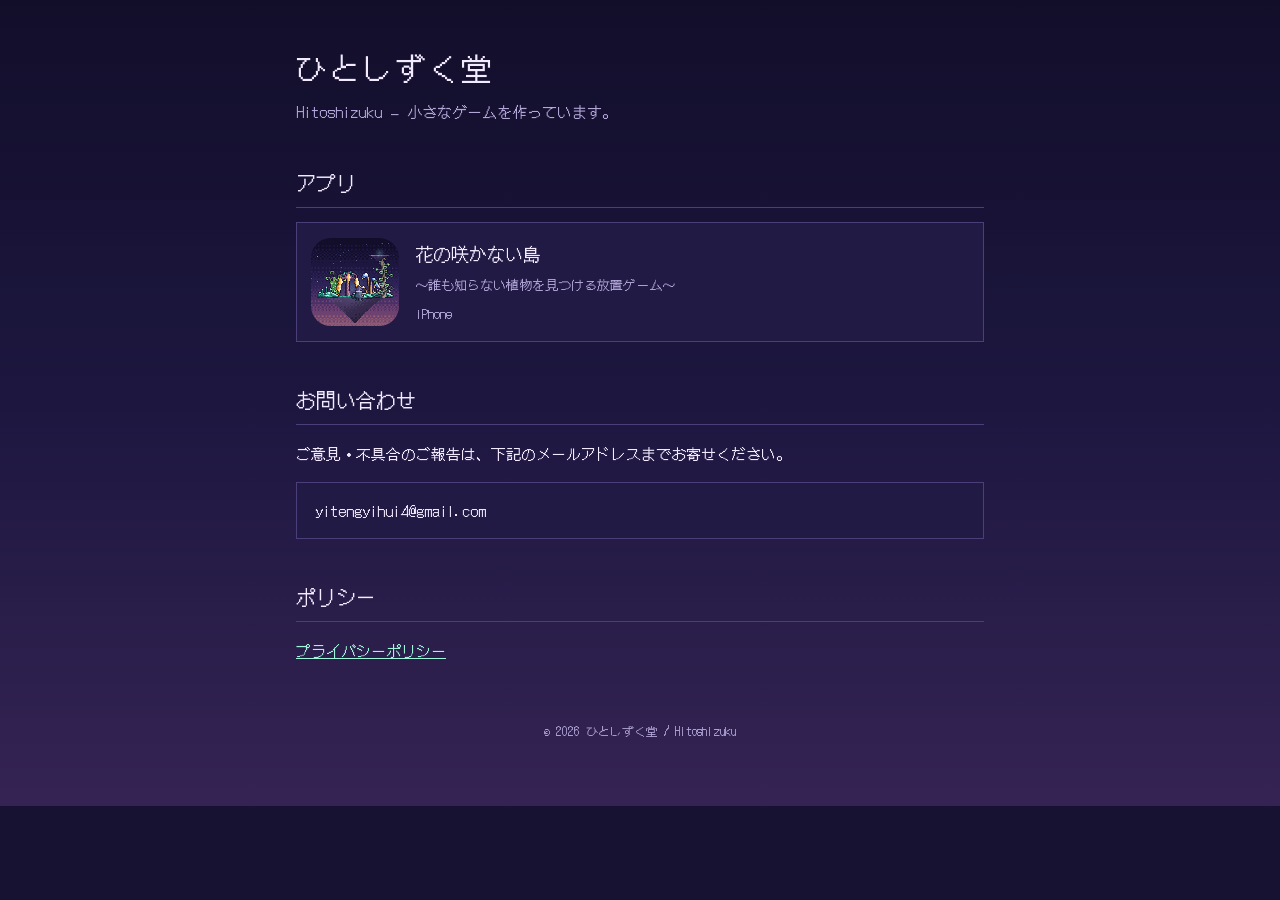
<file: index.html>
<!DOCTYPE html>
<html lang="ja">
<head>
<meta charset="utf-8">
<meta name="viewport" content="width=device-width,initial-scale=1">
<title>ひとしずく堂</title>
<meta name="description" content="ひとしずく堂（Hitoshizuku）のゲーム・アプリ">
<link href="https://fonts.googleapis.com/css2?family=DotGothic16&display=swap" rel="stylesheet">
<link rel="stylesheet" href="style.css">
</head>
<body><main>
<h1>ひとしずく堂</h1>
<p class="sub">Hitoshizuku — 小さなゲームを作っています。</p>

<h2>アプリ</h2>
<a class="app" href="flowerless/">
  <img src="flowerless/icon.png" alt="">
  <div><b>花の咲かない島</b><span>～誰も知らない植物を見つける放置ゲーム～<br>iPhone</span></div>
</a>

<h2>お問い合わせ</h2>
<p>ご意見・不具合のご報告は、下記のメールアドレスまでお寄せください。</p>
<p class="box">yitengyihui4@gmail.com</p>

<h2>ポリシー</h2>
<p><a href="privacy.html">プライバシーポリシー</a></p>

<footer>© 2026 ひとしずく堂 / Hitoshizuku</footer>
</main></body>
</html>
</file>
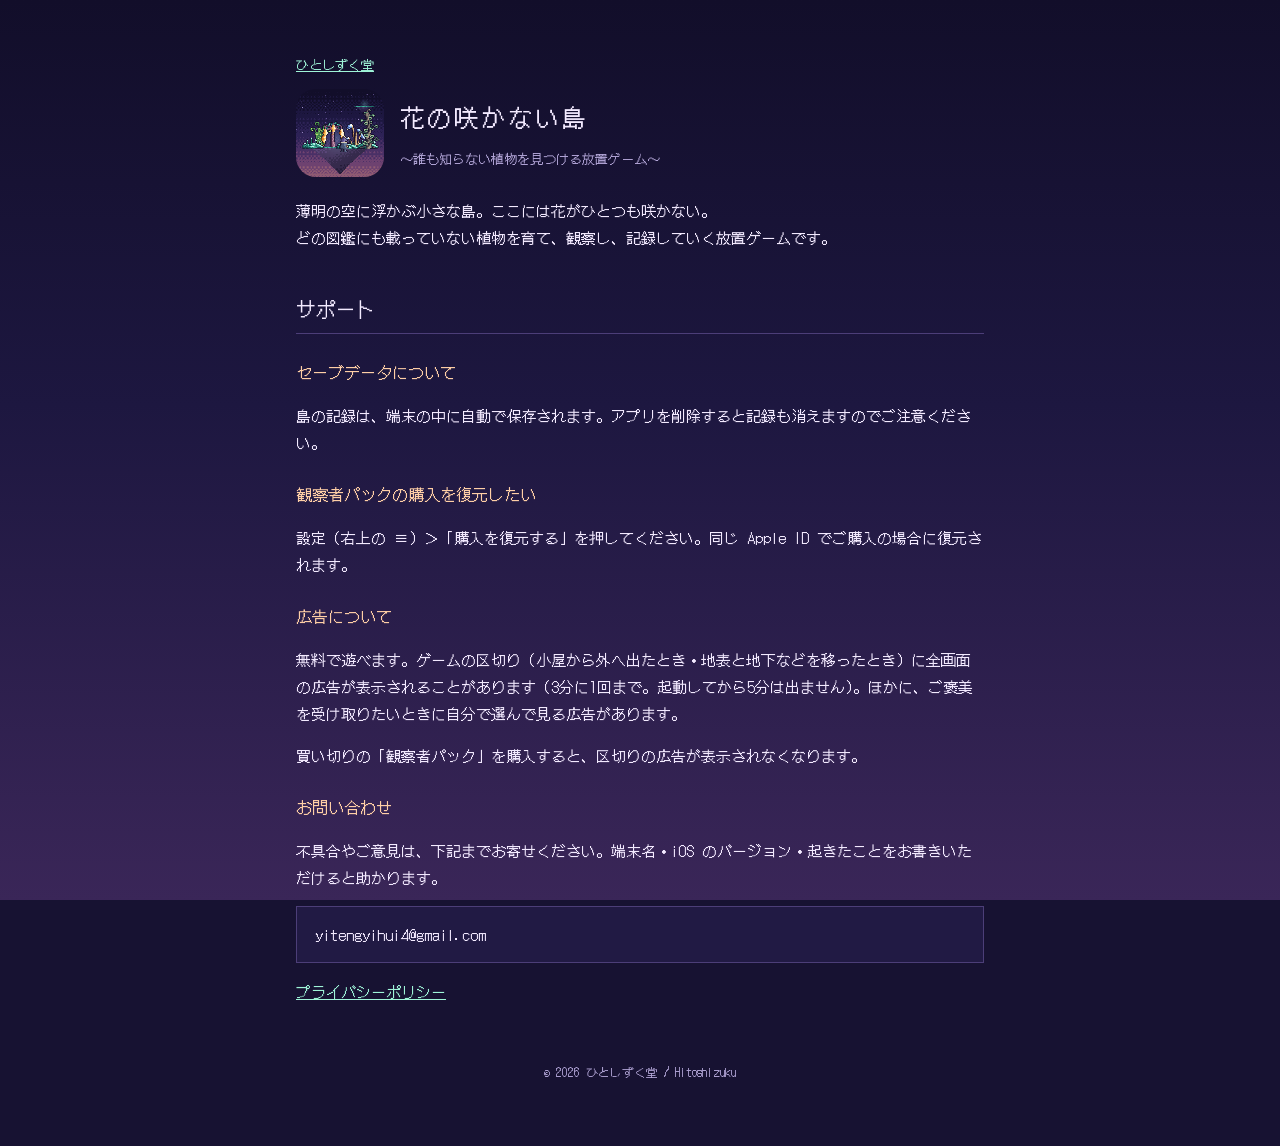
<file: flowerless/index.html>
<!DOCTYPE html>
<html lang="ja">
<head>
<meta charset="utf-8">
<meta name="viewport" content="width=device-width,initial-scale=1">
<title>花の咲かない島</title>
<meta name="description" content="花の咲かない島 ～誰も知らない植物を見つける放置ゲーム～ サポートページ">
<link href="https://fonts.googleapis.com/css2?family=DotGothic16&display=swap" rel="stylesheet">
<link rel="stylesheet" href="../style.css">
</head>
<body><main>
<p class="small"><a href="../">ひとしずく堂</a></p>
<div class="app" style="border:none;background:none;padding:0">
  <img src="icon.png" alt="">
  <div><h1 style="font-size:24px">花の咲かない島</h1><span>～誰も知らない植物を見つける放置ゲーム～</span></div>
</div>

<p style="margin-top:20px">薄明の空に浮かぶ小さな島。ここには花がひとつも咲かない。<br>どの図鑑にも載っていない植物を育て、観察し、記録していく放置ゲームです。</p>

<h2>サポート</h2>
<h3>セーブデータについて</h3>
<p>島の記録は、端末の中に自動で保存されます。アプリを削除すると記録も消えますのでご注意ください。</p>
<h3>観察者パックの購入を復元したい</h3>
<p>設定（右上の ≡）＞「購入を復元する」を押してください。同じ Apple ID でご購入の場合に復元されます。</p>
<h3>広告について</h3>
<p>無料で遊べます。ゲームの区切り（小屋から外へ出たとき・地表と地下などを移ったとき）に全画面の広告が表示されることがあります（3分に1回まで。起動してから5分は出ません）。ほかに、ご褒美を受け取りたいときに自分で選んで見る広告があります。</p>
<p>買い切りの「観察者パック」を購入すると、区切りの広告が表示されなくなります。</p>
<h3>お問い合わせ</h3>
<p>不具合やご意見は、下記までお寄せください。端末名・iOS のバージョン・起きたことをお書きいただけると助かります。</p>
<p class="box">yitengyihui4@gmail.com</p>

<p><a href="../privacy.html">プライバシーポリシー</a></p>
<footer>© 2026 ひとしずく堂 / Hitoshizuku</footer>
</main></body>
</html>
</file>
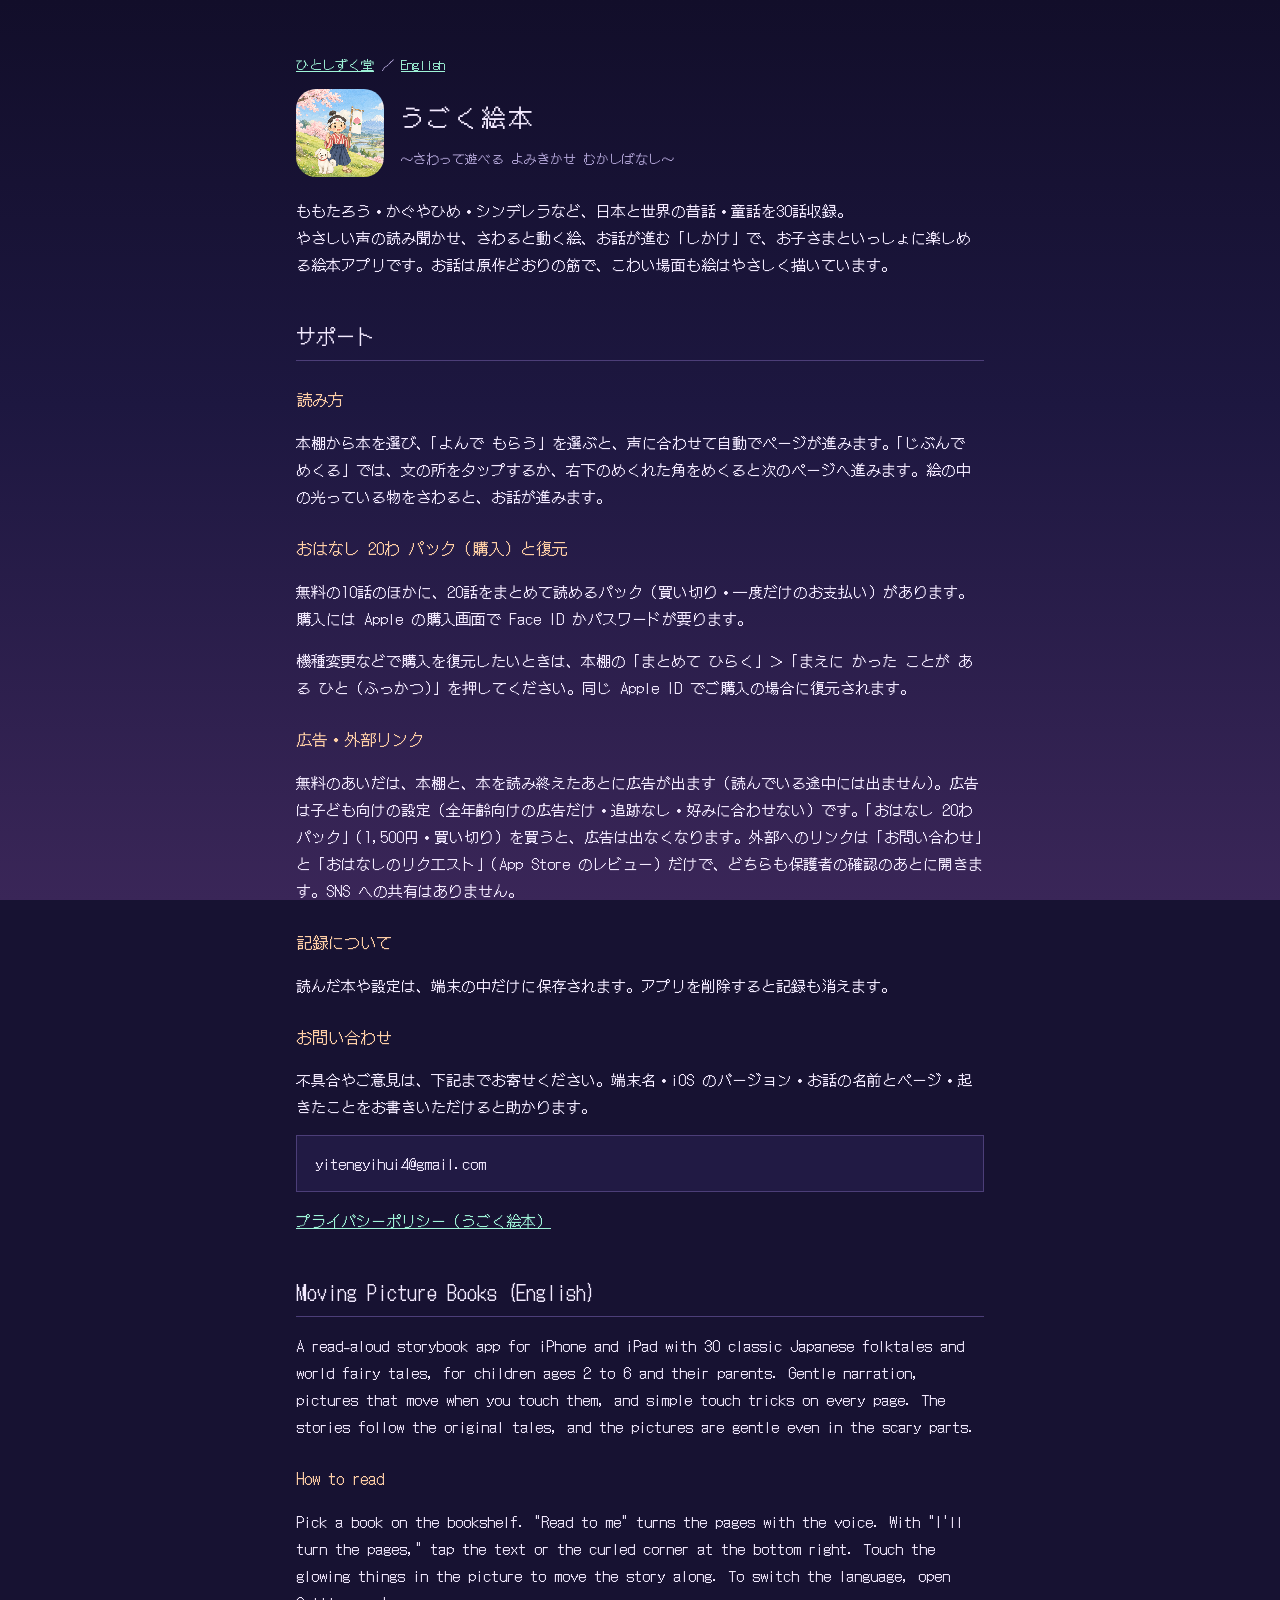
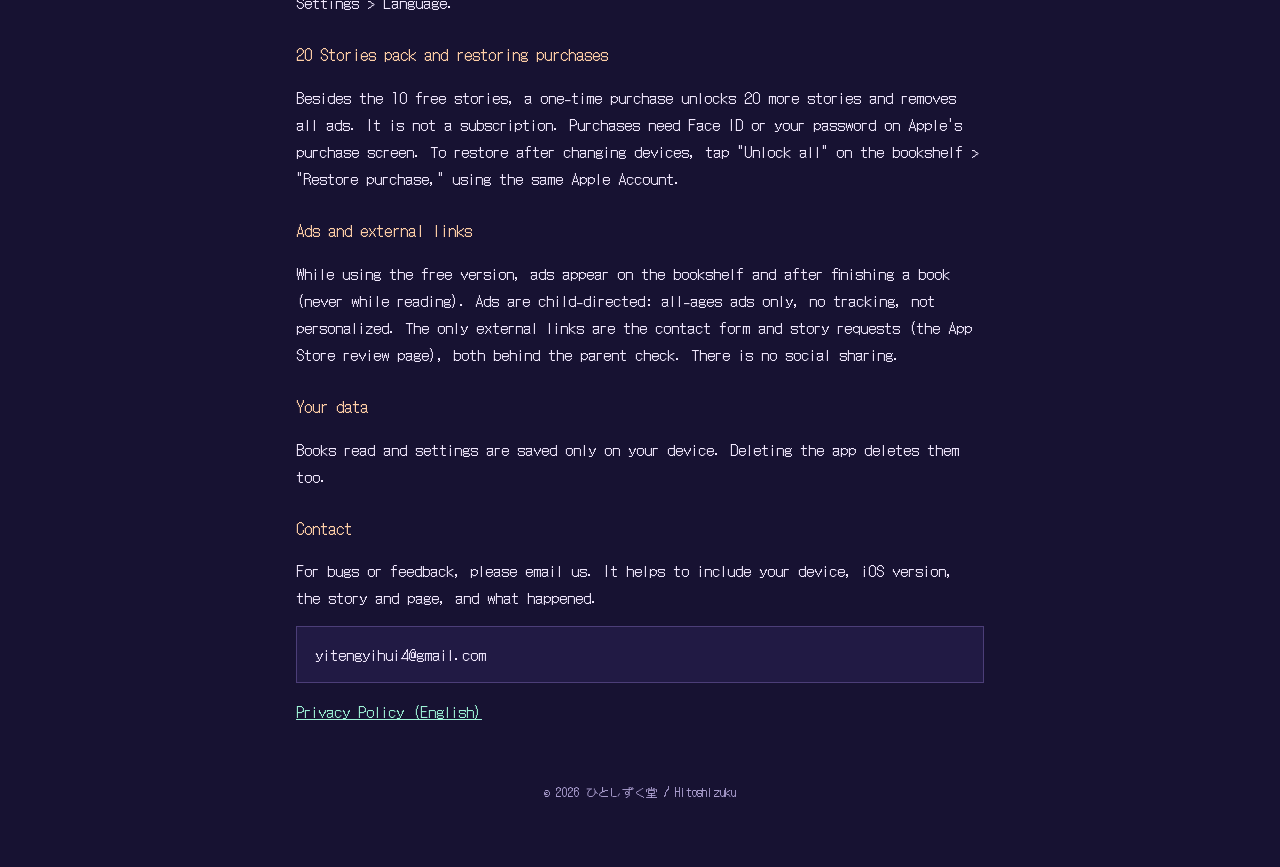
<file: ugoku-ehon/index.html>
<!DOCTYPE html>
<html lang="ja">
<head>
<meta charset="utf-8">
<meta name="viewport" content="width=device-width,initial-scale=1">
<title>うごく絵本</title>
<meta name="description" content="うごく絵本 ～さわって遊べる よみきかせ むかしばなし～ サポートページ">
<link href="https://fonts.googleapis.com/css2?family=DotGothic16&display=swap" rel="stylesheet">
<link rel="stylesheet" href="../style.css">
</head>
<body><main>
<p class="small"><a href="../">ひとしずく堂</a> ／ <a href="#en">English</a></p>
<div class="app" style="border:none;background:none;padding:0">
  <img src="icon.png" alt="">
  <div><h1 style="font-size:24px">うごく絵本</h1><span>～さわって遊べる よみきかせ むかしばなし～</span></div>
</div>

<p style="margin-top:20px">ももたろう・かぐやひめ・シンデレラなど、日本と世界の昔話・童話を30話収録。<br>やさしい声の読み聞かせ、さわると動く絵、お話が進む「しかけ」で、お子さまといっしょに楽しめる絵本アプリです。お話は原作どおりの筋で、こわい場面も絵はやさしく描いています。</p>

<h2>サポート</h2>
<h3>読み方</h3>
<p>本棚から本を選び、「よんで もらう」を選ぶと、声に合わせて自動でページが進みます。「じぶんで めくる」では、文の所をタップするか、右下のめくれた角をめくると次のページへ進みます。絵の中の光っている物をさわると、お話が進みます。</p>
<h3>おはなし 20わ パック（購入）と復元</h3>
<p>無料の10話のほかに、20話をまとめて読めるパック（買い切り・一度だけのお支払い）があります。購入には Apple の購入画面で Face ID かパスワードが要ります。</p>
<p>機種変更などで購入を復元したいときは、本棚の「まとめて ひらく」＞「まえに かった ことが ある ひと（ふっかつ）」を押してください。同じ Apple ID でご購入の場合に復元されます。</p>
<h3>広告・外部リンク</h3>
<p>無料のあいだは、本棚と、本を読み終えたあとに広告が出ます（読んでいる途中には出ません）。広告は子ども向けの設定（全年齢向けの広告だけ・追跡なし・好みに合わせない）です。「おはなし 20わ パック」（1,500円・買い切り）を買うと、広告は出なくなります。外部へのリンクは「お問い合わせ」と「おはなしのリクエスト」（App Store のレビュー）だけで、どちらも保護者の確認のあとに開きます。SNS への共有はありません。</p>
<h3>記録について</h3>
<p>読んだ本や設定は、端末の中だけに保存されます。アプリを削除すると記録も消えます。</p>
<h3>お問い合わせ</h3>
<p>不具合やご意見は、下記までお寄せください。端末名・iOS のバージョン・お話の名前とページ・起きたことをお書きいただけると助かります。</p>
<p class="box">yitengyihui4@gmail.com</p>

<p><a href="privacy.html">プライバシーポリシー（うごく絵本）</a></p>
<h2 id="en">Moving Picture Books (English)</h2>
<p>A read-aloud storybook app for iPhone and iPad with 30 classic Japanese folktales and world fairy tales, for children ages 2 to 6 and their parents. Gentle narration, pictures that move when you touch them, and simple touch tricks on every page. The stories follow the original tales, and the pictures are gentle even in the scary parts.</p>
<h3>How to read</h3>
<p>Pick a book on the bookshelf. "Read to me" turns the pages with the voice. With "I'll turn the pages," tap the text or the curled corner at the bottom right. Touch the glowing things in the picture to move the story along. To switch the language, open Settings &gt; Language.</p>
<h3>20 Stories pack and restoring purchases</h3>
<p>Besides the 10 free stories, a one-time purchase unlocks 20 more stories and removes all ads. It is not a subscription. Purchases need Face ID or your password on Apple's purchase screen. To restore after changing devices, tap "Unlock all" on the bookshelf &gt; "Restore purchase," using the same Apple Account.</p>
<h3>Ads and external links</h3>
<p>While using the free version, ads appear on the bookshelf and after finishing a book (never while reading). Ads are child-directed: all-ages ads only, no tracking, not personalized. The only external links are the contact form and story requests (the App Store review page), both behind the parent check. There is no social sharing.</p>
<h3>Your data</h3>
<p>Books read and settings are saved only on your device. Deleting the app deletes them too.</p>
<h3>Contact</h3>
<p>For bugs or feedback, please email us. It helps to include your device, iOS version, the story and page, and what happened.</p>
<p class="box">yitengyihui4@gmail.com</p>
<p><a href="privacy.html#en">Privacy Policy (English)</a></p>

<footer>© 2026 ひとしずく堂 / Hitoshizuku</footer>
</main></body>
</html>
</file>
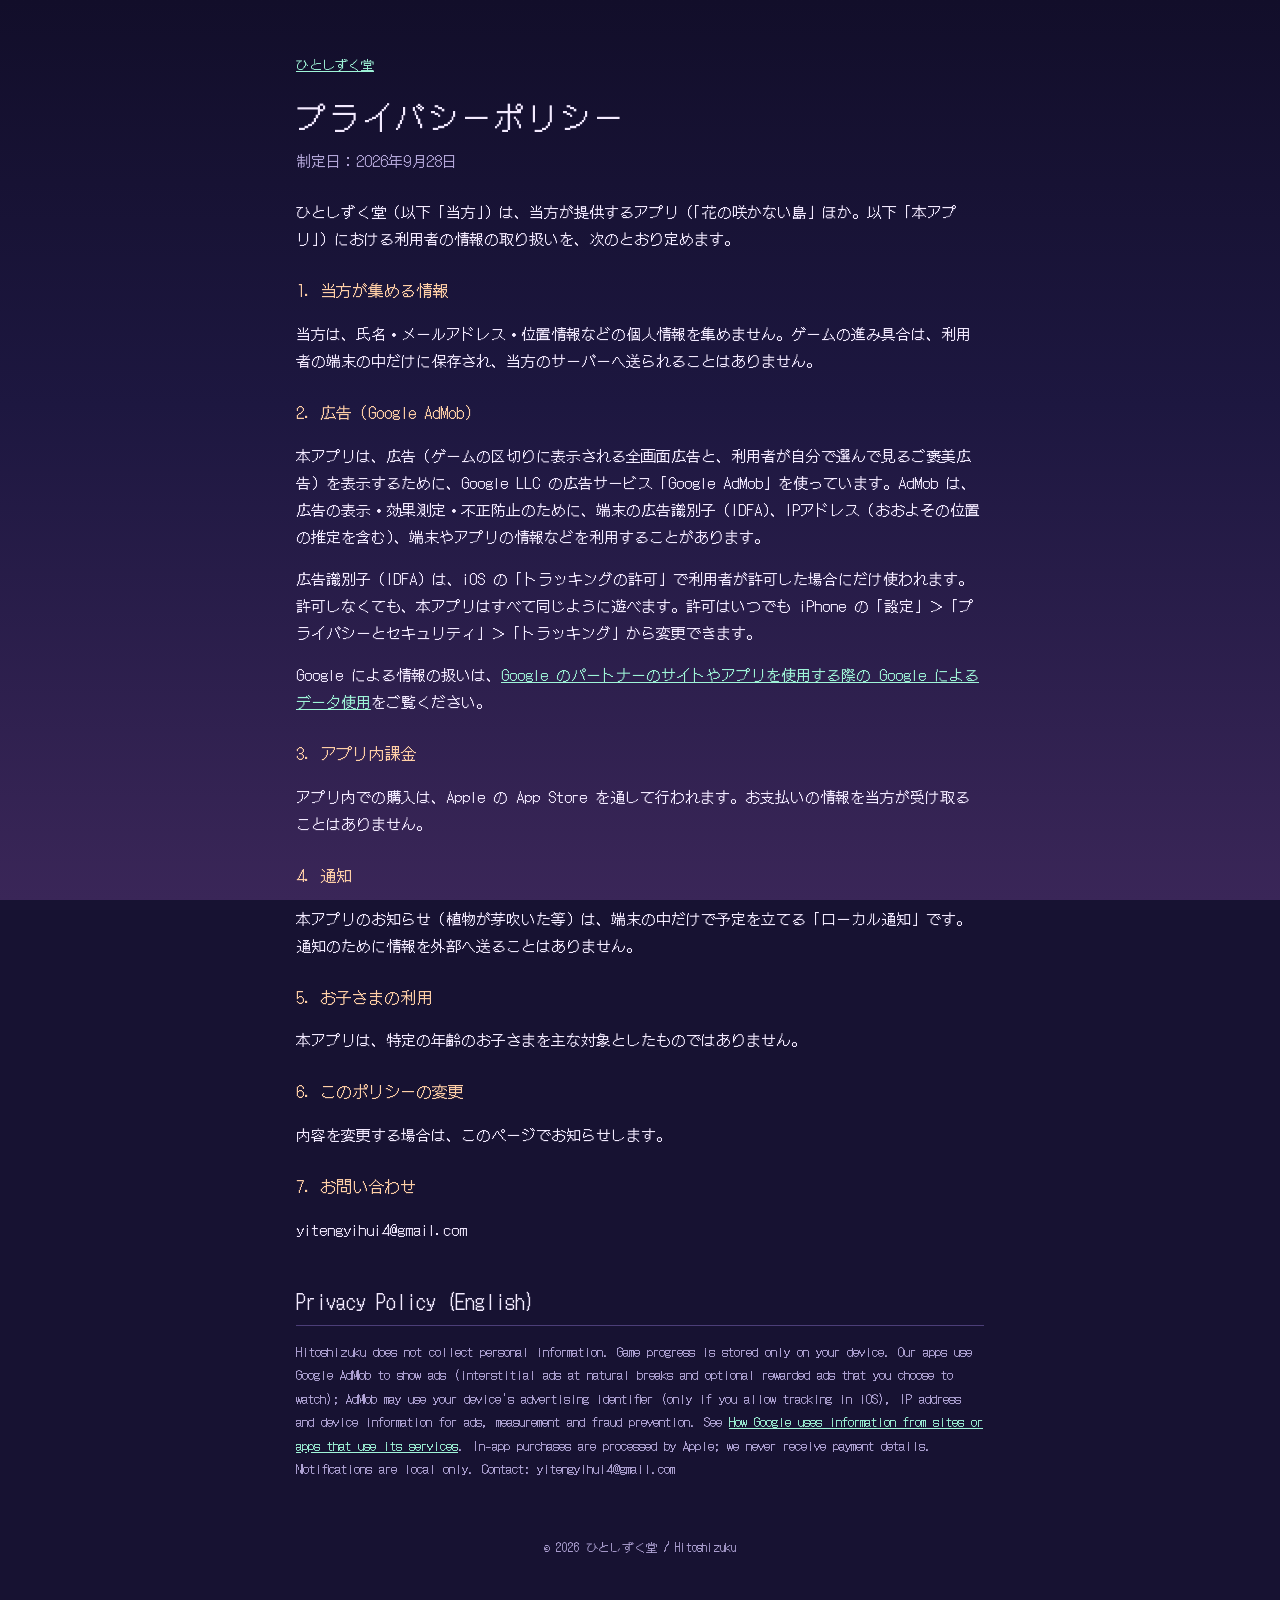
<file: privacy.html>
<!DOCTYPE html>
<html lang="ja">
<head>
<meta charset="utf-8">
<meta name="viewport" content="width=device-width,initial-scale=1">
<title>プライバシーポリシー</title>
<link href="https://fonts.googleapis.com/css2?family=DotGothic16&display=swap" rel="stylesheet">
<link rel="stylesheet" href="style.css">
</head>
<body><main>
<p class="small"><a href="./">ひとしずく堂</a></p>
<h1>プライバシーポリシー</h1>
<p class="sub">制定日：2026年9月28日</p>

<p>ひとしずく堂（以下「当方」）は、当方が提供するアプリ（「花の咲かない島」ほか。以下「本アプリ」）における利用者の情報の取り扱いを、次のとおり定めます。</p>

<h3>1. 当方が集める情報</h3>
<p>当方は、氏名・メールアドレス・位置情報などの個人情報を集めません。ゲームの進み具合は、利用者の端末の中だけに保存され、当方のサーバーへ送られることはありません。</p>

<h3>2. 広告（Google AdMob）</h3>
<p>本アプリは、広告（ゲームの区切りに表示される全画面広告と、利用者が自分で選んで見るご褒美広告）を表示するために、Google LLC の広告サービス「Google AdMob」を使っています。AdMob は、広告の表示・効果測定・不正防止のために、端末の広告識別子（IDFA）、IPアドレス（おおよその位置の推定を含む）、端末やアプリの情報などを利用することがあります。</p>
<p>広告識別子（IDFA）は、iOS の「トラッキングの許可」で利用者が許可した場合にだけ使われます。許可しなくても、本アプリはすべて同じように遊べます。許可はいつでも iPhone の「設定」＞「プライバシーとセキュリティ」＞「トラッキング」から変更できます。</p>
<p>Google による情報の扱いは、<a href="https://policies.google.com/technologies/partner-sites?hl=ja" target="_blank" rel="noopener">Google のパートナーのサイトやアプリを使用する際の Google によるデータ使用</a>をご覧ください。</p>

<h3>3. アプリ内課金</h3>
<p>アプリ内での購入は、Apple の App Store を通して行われます。お支払いの情報を当方が受け取ることはありません。</p>

<h3>4. 通知</h3>
<p>本アプリのお知らせ（植物が芽吹いた等）は、端末の中だけで予定を立てる「ローカル通知」です。通知のために情報を外部へ送ることはありません。</p>

<h3>5. お子さまの利用</h3>
<p>本アプリは、特定の年齢のお子さまを主な対象としたものではありません。</p>

<h3>6. このポリシーの変更</h3>
<p>内容を変更する場合は、このページでお知らせします。</p>

<h3>7. お問い合わせ</h3>
<p>yitengyihui4@gmail.com</p>

<h2>Privacy Policy (English)</h2>
<p class="small">Hitoshizuku does not collect personal information. Game progress is stored only on your device. Our apps use Google AdMob to show ads (interstitial ads at natural breaks and optional rewarded ads that you choose to watch); AdMob may use your device's advertising identifier (only if you allow tracking in iOS), IP address and device information for ads, measurement and fraud prevention. See <a href="https://policies.google.com/technologies/partner-sites" target="_blank" rel="noopener">How Google uses information from sites or apps that use its services</a>. In-app purchases are processed by Apple; we never receive payment details. Notifications are local only. Contact: yitengyihui4@gmail.com</p>

<footer>© 2026 ひとしずく堂 / Hitoshizuku</footer>
</main></body>
</html>
</file>
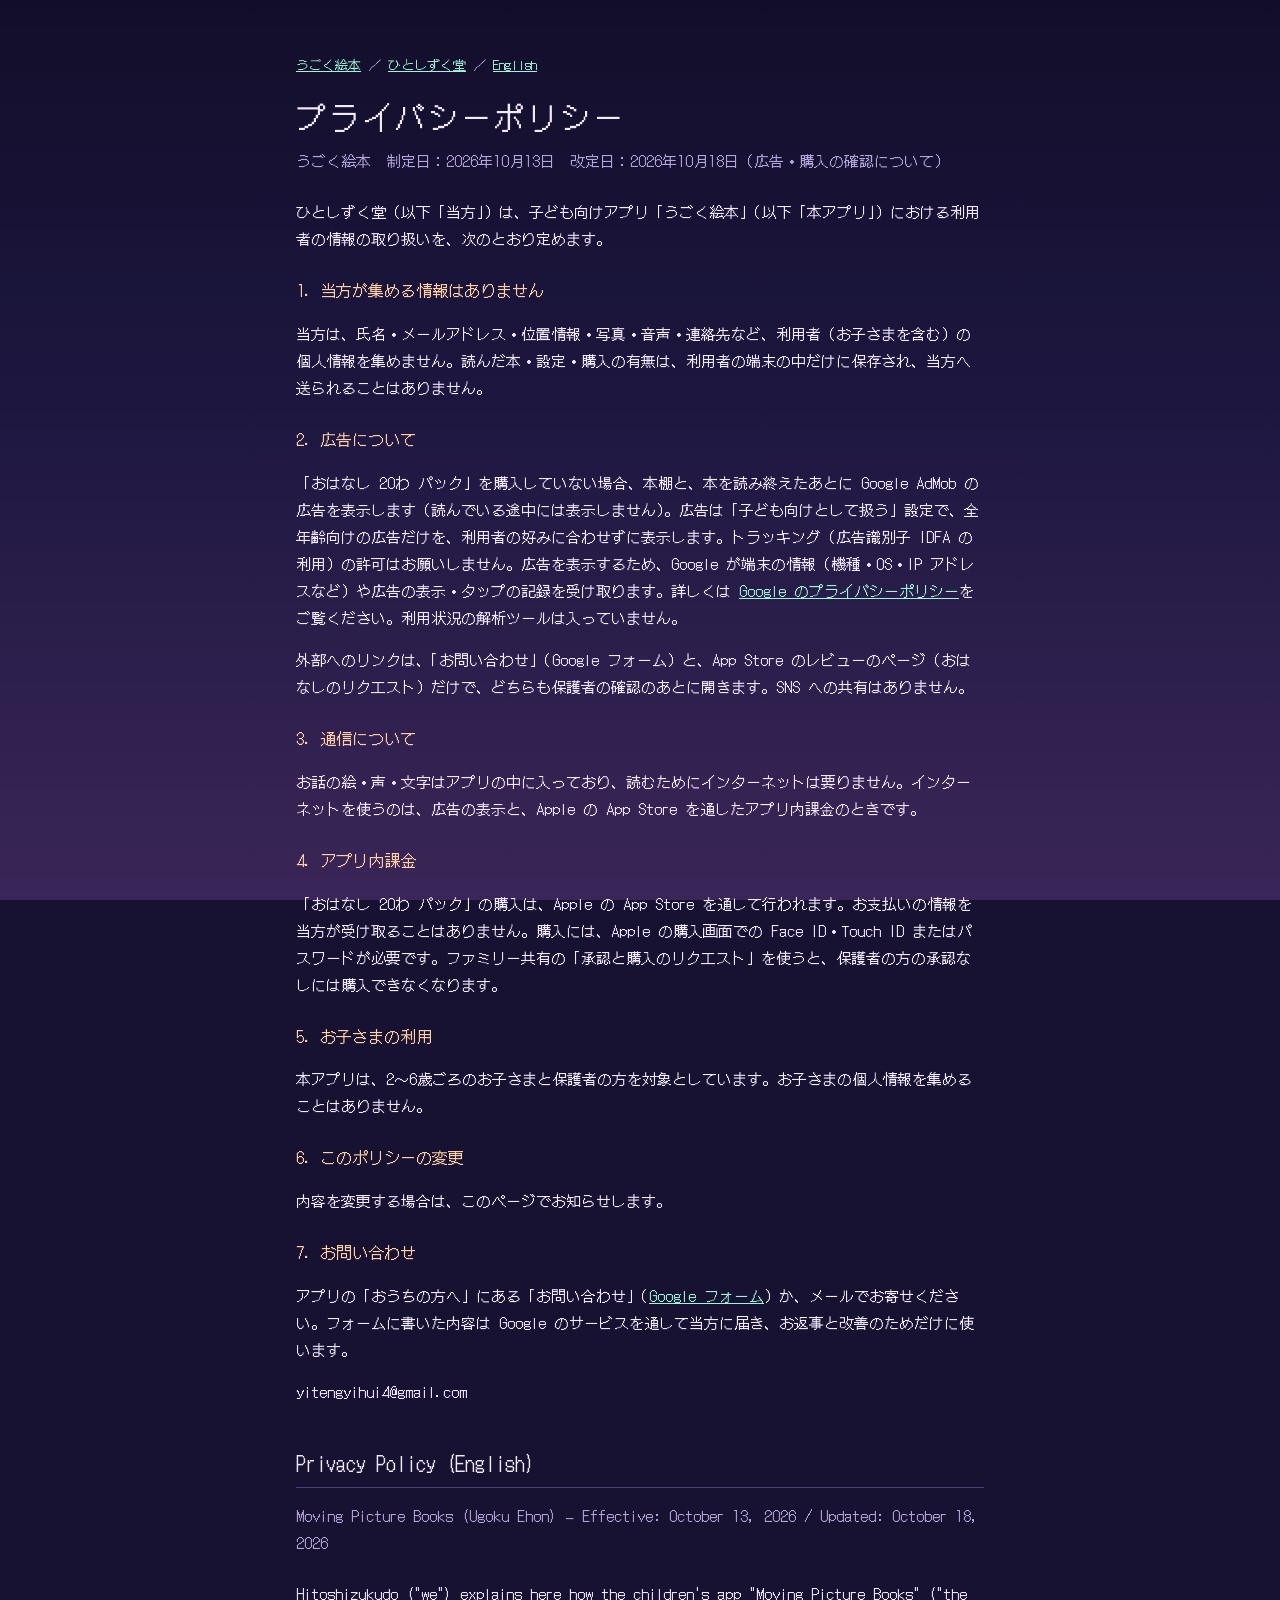
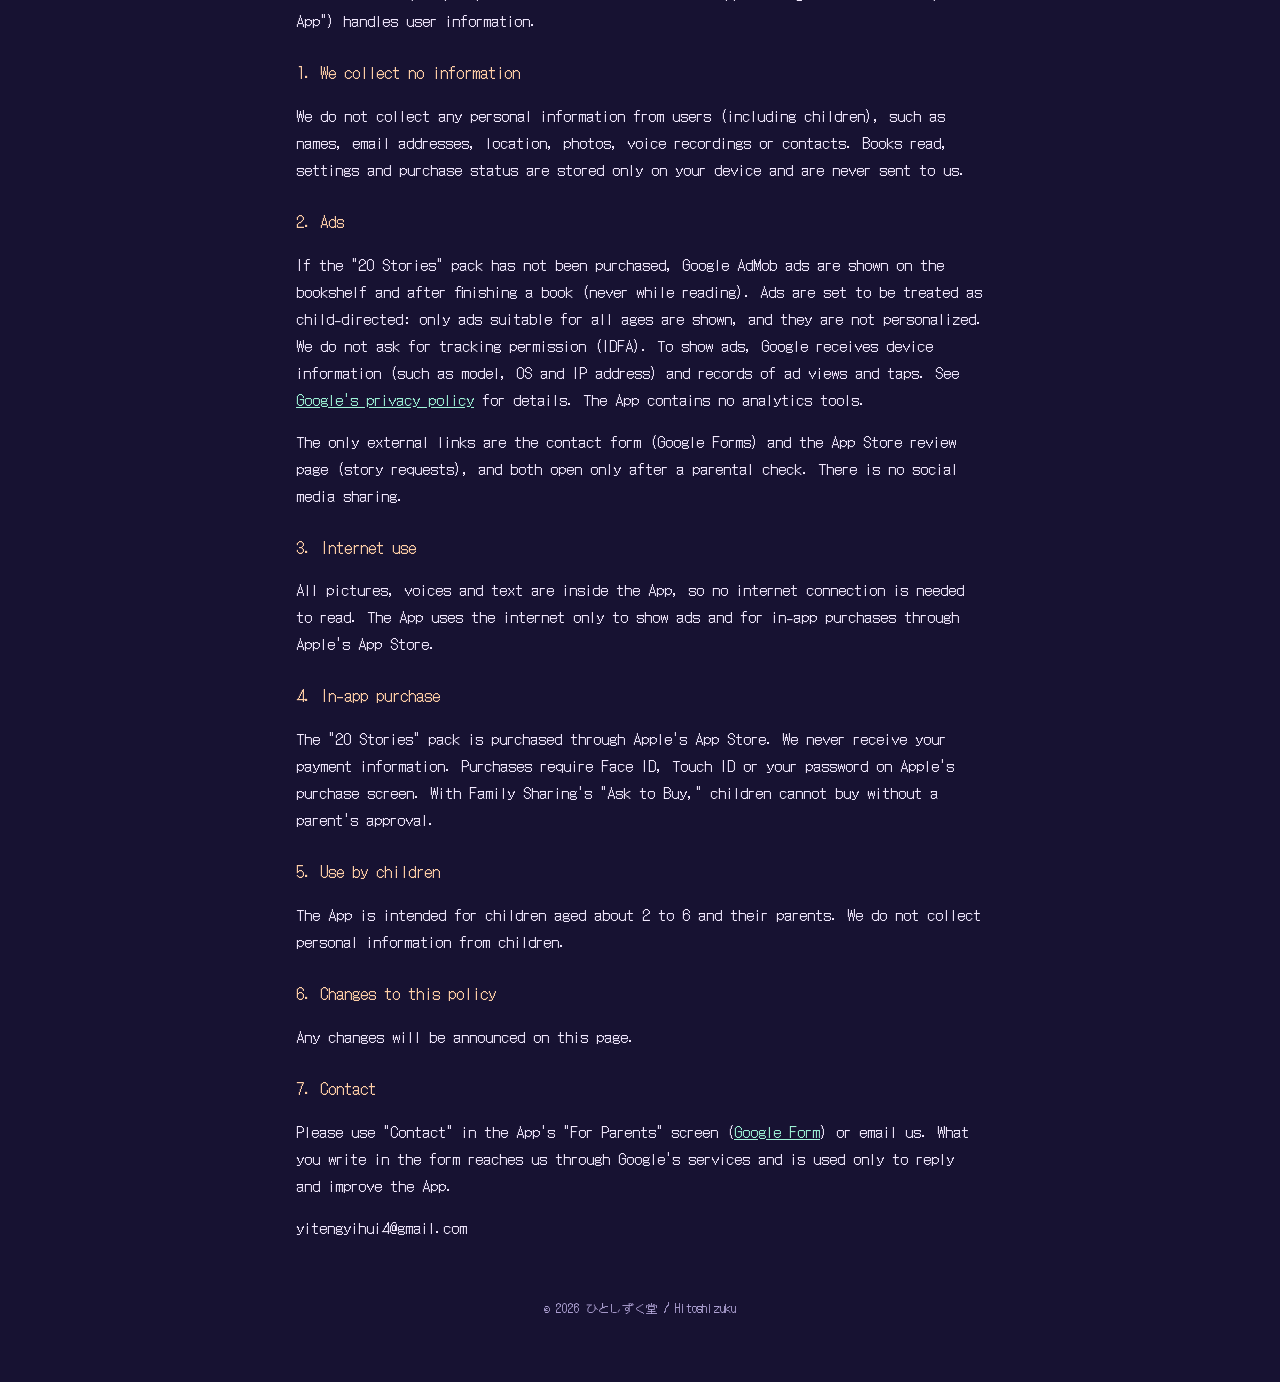
<file: ugoku-ehon/privacy.html>
<!DOCTYPE html>
<html lang="ja">
<head>
<meta charset="utf-8">
<meta name="viewport" content="width=device-width,initial-scale=1">
<title>プライバシーポリシー（うごく絵本）</title>
<link href="https://fonts.googleapis.com/css2?family=DotGothic16&display=swap" rel="stylesheet">
<link rel="stylesheet" href="../style.css">
</head>
<body><main>
<p class="small"><a href="./">うごく絵本</a> ／ <a href="../">ひとしずく堂</a> ／ <a href="#en">English</a></p>
<h1>プライバシーポリシー</h1>
<p class="sub">うごく絵本　制定日：2026年10月13日　改定日：2026年10月18日（広告・購入の確認について）</p>

<p>ひとしずく堂（以下「当方」）は、子ども向けアプリ「うごく絵本」（以下「本アプリ」）における利用者の情報の取り扱いを、次のとおり定めます。</p>

<h3>1. 当方が集める情報はありません</h3>
<p>当方は、氏名・メールアドレス・位置情報・写真・音声・連絡先など、利用者（お子さまを含む）の個人情報を集めません。読んだ本・設定・購入の有無は、利用者の端末の中だけに保存され、当方へ送られることはありません。</p>

<h3>2. 広告について</h3>
<p>「おはなし 20わ パック」を購入していない場合、本棚と、本を読み終えたあとに Google AdMob の広告を表示します（読んでいる途中には表示しません）。広告は「子ども向けとして扱う」設定で、全年齢向けの広告だけを、利用者の好みに合わせずに表示します。トラッキング（広告識別子 IDFA の利用）の許可はお願いしません。広告を表示するため、Google が端末の情報（機種・OS・IP アドレスなど）や広告の表示・タップの記録を受け取ります。詳しくは <a href="https://policies.google.com/privacy">Google のプライバシーポリシー</a>をご覧ください。利用状況の解析ツールは入っていません。</p>
<p>外部へのリンクは、「お問い合わせ」（Google フォーム）と、App Store のレビューのページ（おはなしのリクエスト）だけで、どちらも保護者の確認のあとに開きます。SNS への共有はありません。</p>

<h3>3. 通信について</h3>
<p>お話の絵・声・文字はアプリの中に入っており、読むためにインターネットは要りません。インターネットを使うのは、広告の表示と、Apple の App Store を通したアプリ内課金のときです。</p>

<h3>4. アプリ内課金</h3>
<p>「おはなし 20わ パック」の購入は、Apple の App Store を通して行われます。お支払いの情報を当方が受け取ることはありません。購入には、Apple の購入画面での Face ID・Touch ID またはパスワードが必要です。ファミリー共有の「承認と購入のリクエスト」を使うと、保護者の方の承認なしには購入できなくなります。</p>

<h3>5. お子さまの利用</h3>
<p>本アプリは、2〜6歳ごろのお子さまと保護者の方を対象としています。お子さまの個人情報を集めることはありません。</p>

<h3>6. このポリシーの変更</h3>
<p>内容を変更する場合は、このページでお知らせします。</p>

<h3>7. お問い合わせ</h3>
<p>アプリの「おうちの方へ」にある「お問い合わせ」（<a href="https://docs.google.com/forms/d/e/1FAIpQLScn2CKzEN7EG0EQ1McZgeHltkPS93hXQvAl7ItP74PVMatGGg/viewform">Google フォーム</a>）か、メールでお寄せください。フォームに書いた内容は Google のサービスを通して当方に届き、お返事と改善のためだけに使います。</p>
<p>yitengyihui4@gmail.com</p>

<h2 id="en">Privacy Policy (English)</h2>
<p class="sub">Moving Picture Books (Ugoku Ehon) — Effective: October 13, 2026 / Updated: October 18, 2026</p>
<p>Hitoshizukudo ("we") explains here how the children's app "Moving Picture Books" ("the App") handles user information.</p>
<h3>1. We collect no information</h3>
<p>We do not collect any personal information from users (including children), such as names, email addresses, location, photos, voice recordings or contacts. Books read, settings and purchase status are stored only on your device and are never sent to us.</p>
<h3>2. Ads</h3>
<p>If the "20 Stories" pack has not been purchased, Google AdMob ads are shown on the bookshelf and after finishing a book (never while reading). Ads are set to be treated as child-directed: only ads suitable for all ages are shown, and they are not personalized. We do not ask for tracking permission (IDFA). To show ads, Google receives device information (such as model, OS and IP address) and records of ad views and taps. See <a href="https://policies.google.com/privacy">Google's privacy policy</a> for details. The App contains no analytics tools.</p>
<p>The only external links are the contact form (Google Forms) and the App Store review page (story requests), and both open only after a parental check. There is no social media sharing.</p>
<h3>3. Internet use</h3>
<p>All pictures, voices and text are inside the App, so no internet connection is needed to read. The App uses the internet only to show ads and for in-app purchases through Apple's App Store.</p>
<h3>4. In-app purchase</h3>
<p>The "20 Stories" pack is purchased through Apple's App Store. We never receive your payment information. Purchases require Face ID, Touch ID or your password on Apple's purchase screen. With Family Sharing's "Ask to Buy," children cannot buy without a parent's approval.</p>
<h3>5. Use by children</h3>
<p>The App is intended for children aged about 2 to 6 and their parents. We do not collect personal information from children.</p>
<h3>6. Changes to this policy</h3>
<p>Any changes will be announced on this page.</p>
<h3>7. Contact</h3>
<p>Please use "Contact" in the App's "For Parents" screen (<a href="https://docs.google.com/forms/d/e/1FAIpQLScn2CKzEN7EG0EQ1McZgeHltkPS93hXQvAl7ItP74PVMatGGg/viewform">Google Form</a>) or email us. What you write in the form reaches us through Google's services and is used only to reply and improve the App.</p>
<p>yitengyihui4@gmail.com</p>

<footer>© 2026 ひとしずく堂 / Hitoshizuku</footer>
</main></body>
</html>
</file>
<file: style.css>
:root{--bg:#171232;--panel:#211a44;--line:#4c3e78;--txt:#f3eaff;--dim:#b3a6d8;--acc:#9ff5d8;--warm:#ffcfa6}
*{box-sizing:border-box}
html,body{margin:0;background:var(--bg);color:var(--txt);font-family:'DotGothic16','Hiragino Sans',sans-serif;line-height:1.8}
body{background:linear-gradient(180deg,#120e2a 0%,#1d1740 45%,#3a2658 100%) fixed}
main{max-width:720px;margin:0 auto;padding:40px 16px 64px}
a{color:var(--acc)}
h1{font-size:30px;letter-spacing:3px;margin:0 0 4px;font-weight:normal}
h2{font-size:20px;font-weight:normal;border-bottom:1px solid var(--line);padding-bottom:6px;margin:40px 0 14px}
h3{font-size:16px;font-weight:normal;color:var(--warm);margin:24px 0 6px}
p,li{font-size:15px}
.sub{color:var(--dim);margin:0 0 24px}
.app{display:flex;gap:16px;align-items:center;background:var(--panel);border:1px solid var(--line);padding:14px;text-decoration:none;color:var(--txt)}
.app img{width:88px;height:88px;border-radius:20px;image-rendering:pixelated;flex:none}
.app b{font-weight:normal;font-size:18px;display:block}
.app span{color:var(--dim);font-size:13px}
.box{background:var(--panel);border:1px solid var(--line);padding:14px 18px}
footer{margin-top:56px;color:var(--dim);font-size:12px;text-align:center}
.small{font-size:13px;color:var(--dim)}
</file>
